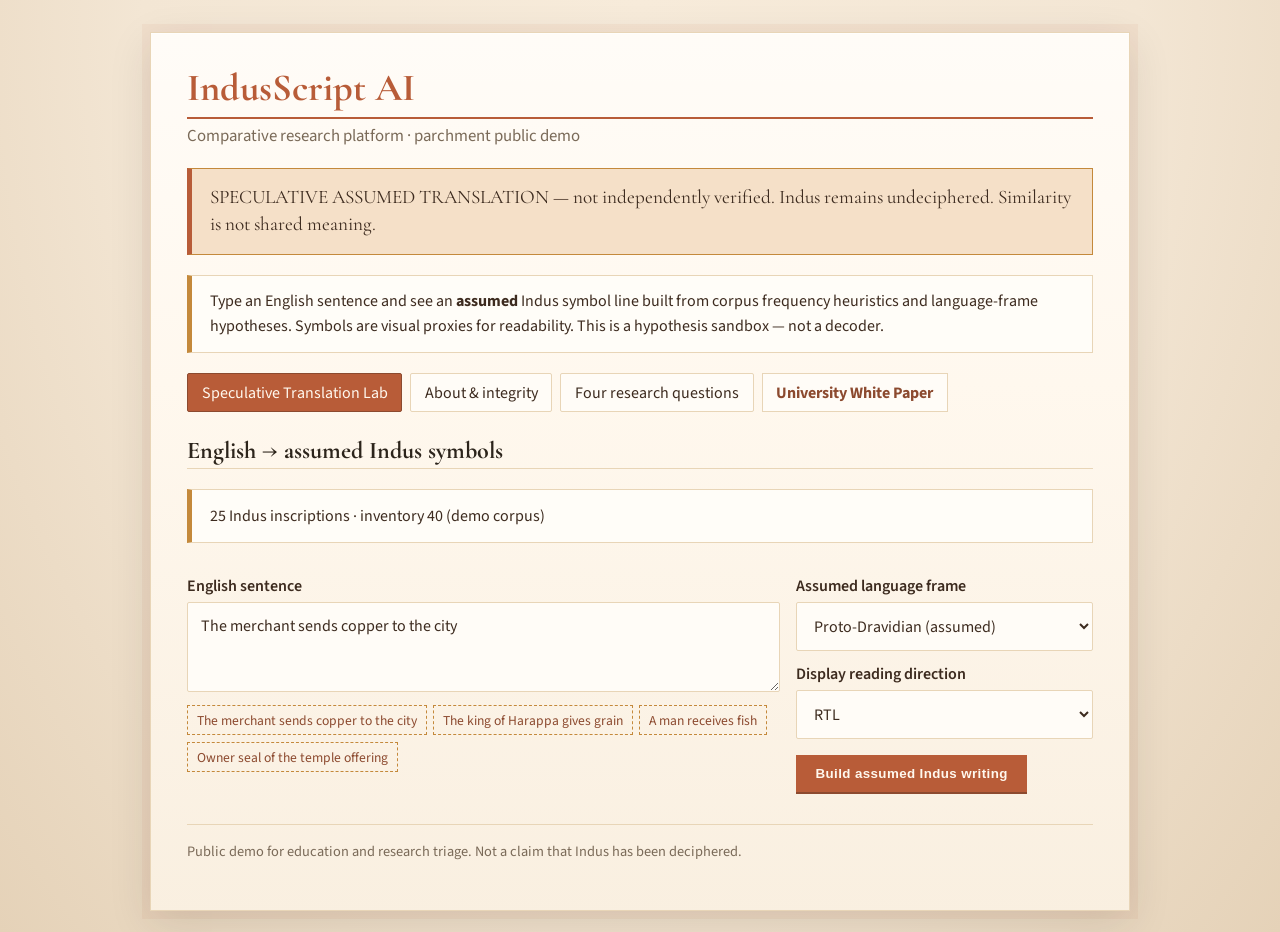
<file: docs/index.html>
<!DOCTYPE html>
<html lang="en">
<head>
  <meta charset="UTF-8" />
  <meta name="viewport" content="width=device-width, initial-scale=1" />
  <title>IndusScript AI — Speculative Translation Lab</title>
  <meta name="description" content="Interactive speculative Indus script research lab. Not a decipherment." />
  <link rel="stylesheet" href="styles.css" />
</head>
<body>
  <main class="shell">
    <header>
      <h1>IndusScript AI</h1>
      <p class="tagline">Comparative research platform · parchment public demo</p>
    </header>

    <div class="banner" id="banner">Loading…</div>
    <p class="note">
      Type an English sentence and see an <strong>assumed</strong> Indus symbol line
      built from corpus frequency heuristics and language-frame hypotheses.
      Symbols are visual proxies for readability. This is a hypothesis sandbox — not a decoder.
    </p>

    <nav class="tabs" aria-label="Sections">
      <button type="button" class="active" data-panel="lab">Speculative Translation Lab</button>
      <button type="button" data-panel="about">About &amp; integrity</button>
      <button type="button" data-panel="questions">Four research questions</button>
      <a class="tab-link" href="whitepaper/" style="font:inherit;border:1px solid var(--paper-edge);background:#FFFcf7;color:var(--clay);padding:.45rem .85rem;text-decoration:none;font-weight:700">University White Paper</a>
    </nav>

    <section id="lab" class="panel active">
      <h2>English → assumed Indus symbols</h2>
      <p id="corpus-stats" class="note" style="margin-top:0"></p>

      <div class="row">
        <div>
          <label for="sentence">English sentence</label>
          <textarea id="sentence">The merchant sends copper to the city</textarea>
          <div class="examples" id="examples" aria-label="Examples"></div>
        </div>
        <div>
          <label for="frame">Assumed language frame</label>
          <select id="frame">
            <option>Proto-Dravidian (assumed)</option>
            <option>Munda-related (assumed)</option>
            <option>Language isolate (assumed)</option>
            <option>Non-linguistic / admin marks (assumed)</option>
          </select>
          <label for="direction">Display reading direction</label>
          <select id="direction">
            <option value="RTL" selected>RTL</option>
            <option value="LTR">LTR</option>
          </select>
          <button class="primary" id="translate-btn" type="button">Build assumed Indus writing</button>
        </div>
      </div>

      <div id="result" hidden>
        <h2>Assumed translation (SPECULATIVE)</h2>
        <div class="metrics">
          <div class="metric"><span>Confidence</span><strong id="metric-conf">—</strong></div>
          <div class="metric"><span>Evidence tier</span><strong id="metric-tier">—</strong></div>
          <div class="metric"><span>Symbols assigned</span><strong id="metric-n">—</strong></div>
        </div>

        <h3>English</h3>
        <div class="english-box" id="english-out"></div>

        <h3>How it might look in Indus signs (assumed)</h3>
        <div class="glyphs" id="glyph-row"></div>
        <p class="order-line" id="order-line"></p>

        <h3>Word-by-word assumed mapping</h3>
        <div class="mapping" id="mapping"></div>

        <details open>
          <summary>Why this mapping? (proof from analysed corpora)</summary>
          <p class="note">
            Method: parse English tokens → look up speculative concept frames →
            assign unused high-frequency Indus signs weighted by preferred position →
            report comparative structural scores.
          </p>
          <table id="proof-table">
            <thead>
              <tr>
                <th>English</th>
                <th>Symbol motif</th>
                <th>Corpus rank</th>
                <th>Assumed meaning frame</th>
                <th>Reconstructed placeholder</th>
              </tr>
            </thead>
            <tbody></tbody>
          </table>
          <h3>Comparative structural similarity</h3>
          <table id="js-table">
            <thead>
              <tr>
                <th>Comparison</th>
                <th>Difference score</th>
                <th>How to read it</th>
              </tr>
            </thead>
            <tbody></tbody>
          </table>
        </details>

        <details open>
          <summary>Assumptions &amp; limitations</summary>
          <h3>Assumptions</h3>
          <ul id="assumptions"></ul>
          <h3>Limitations</h3>
          <ul id="limitations"></ul>
        </details>

        <details>
          <summary>Catalogue IDs (researchers only)</summary>
          <p id="ids-hidden" style="font-family: ui-monospace, monospace"></p>
        </details>
      </div>
    </section>

    <section id="about" class="panel">
      <h2>About</h2>
      <p class="note">
        IndusScript AI investigates the undeciphered Indus Valley writing system with
        computational linguistics, historical Meluhha/trade evidence, comparative
        statistics, and falsification controls. The full Python/Streamlit research
        platform lives in the GitHub repository. This GitHub Pages site is a public,
        interactive <em>speculative</em> demo anyone can use in the browser.
      </p>
      <p class="note">
        <strong>Integrity:</strong> Visual similarity and structural scores are not proof
        of common ancestry or shared meaning. Candidate readings are hypotheses until
        independently supported. Meluhha in Mesopotamian texts is not automatically the
        language of Indus inscriptions.
      </p>
      <p>
        Repository:
        <a id="repo-link" href="https://github.com/AmmarJamshed/indusscript-ai">github.com/AmmarJamshed/indusscript-ai</a>
      </p>
    </section>

    <section id="questions" class="panel">
      <h2>Four research questions (kept distinct)</h2>
      <ol class="note">
        <li><strong>A.</strong> Are the symbols visually similar?</li>
        <li><strong>B.</strong> Do the writing systems exhibit similar structural properties?</li>
        <li><strong>C.</strong> Is there evidence of linguistic relationships, borrowing or contact?</li>
        <li><strong>D.</strong> Can any Indus sign sequences be assigned defensible candidate meanings?</li>
      </ol>
    </section>

    <footer>
      Public demo for education and research triage. Not a claim that Indus has been deciphered.
    </footer>
  </main>
  <script src="app.js"></script>
</body>
</html>
</file>
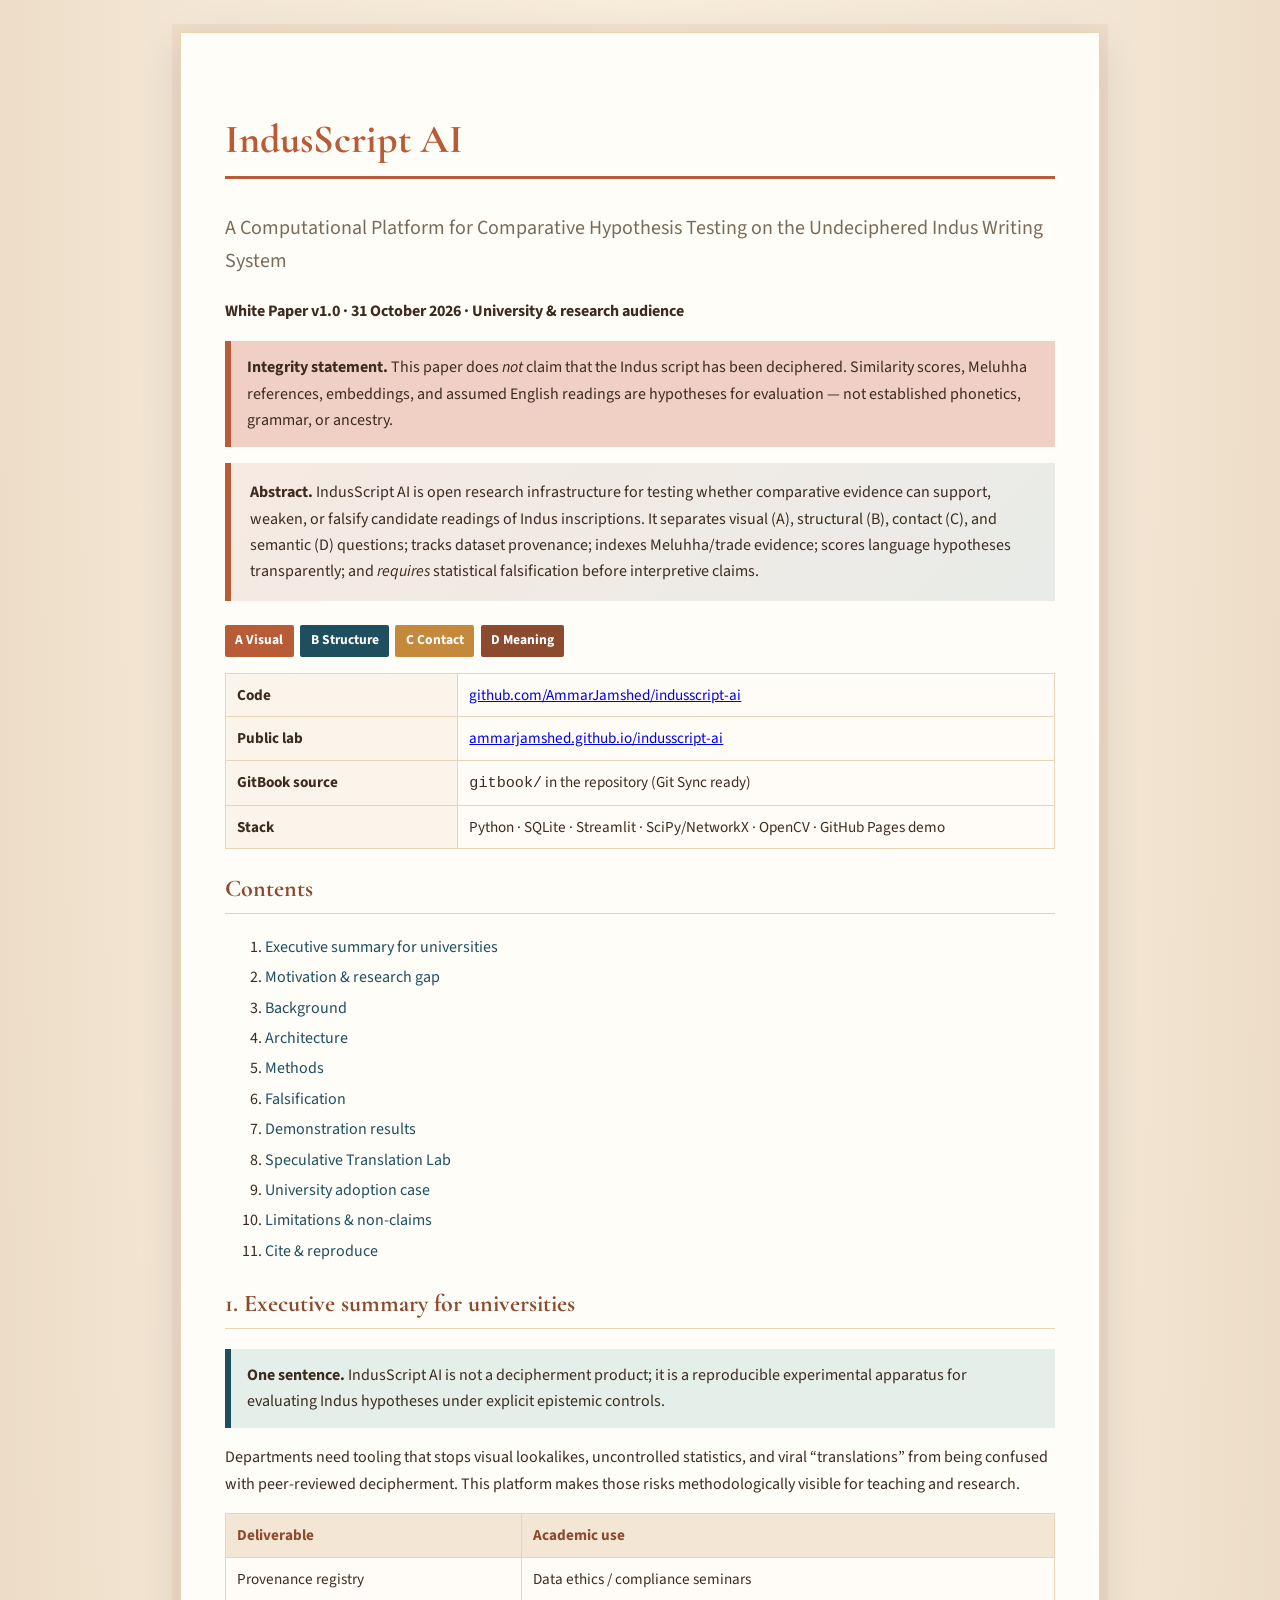
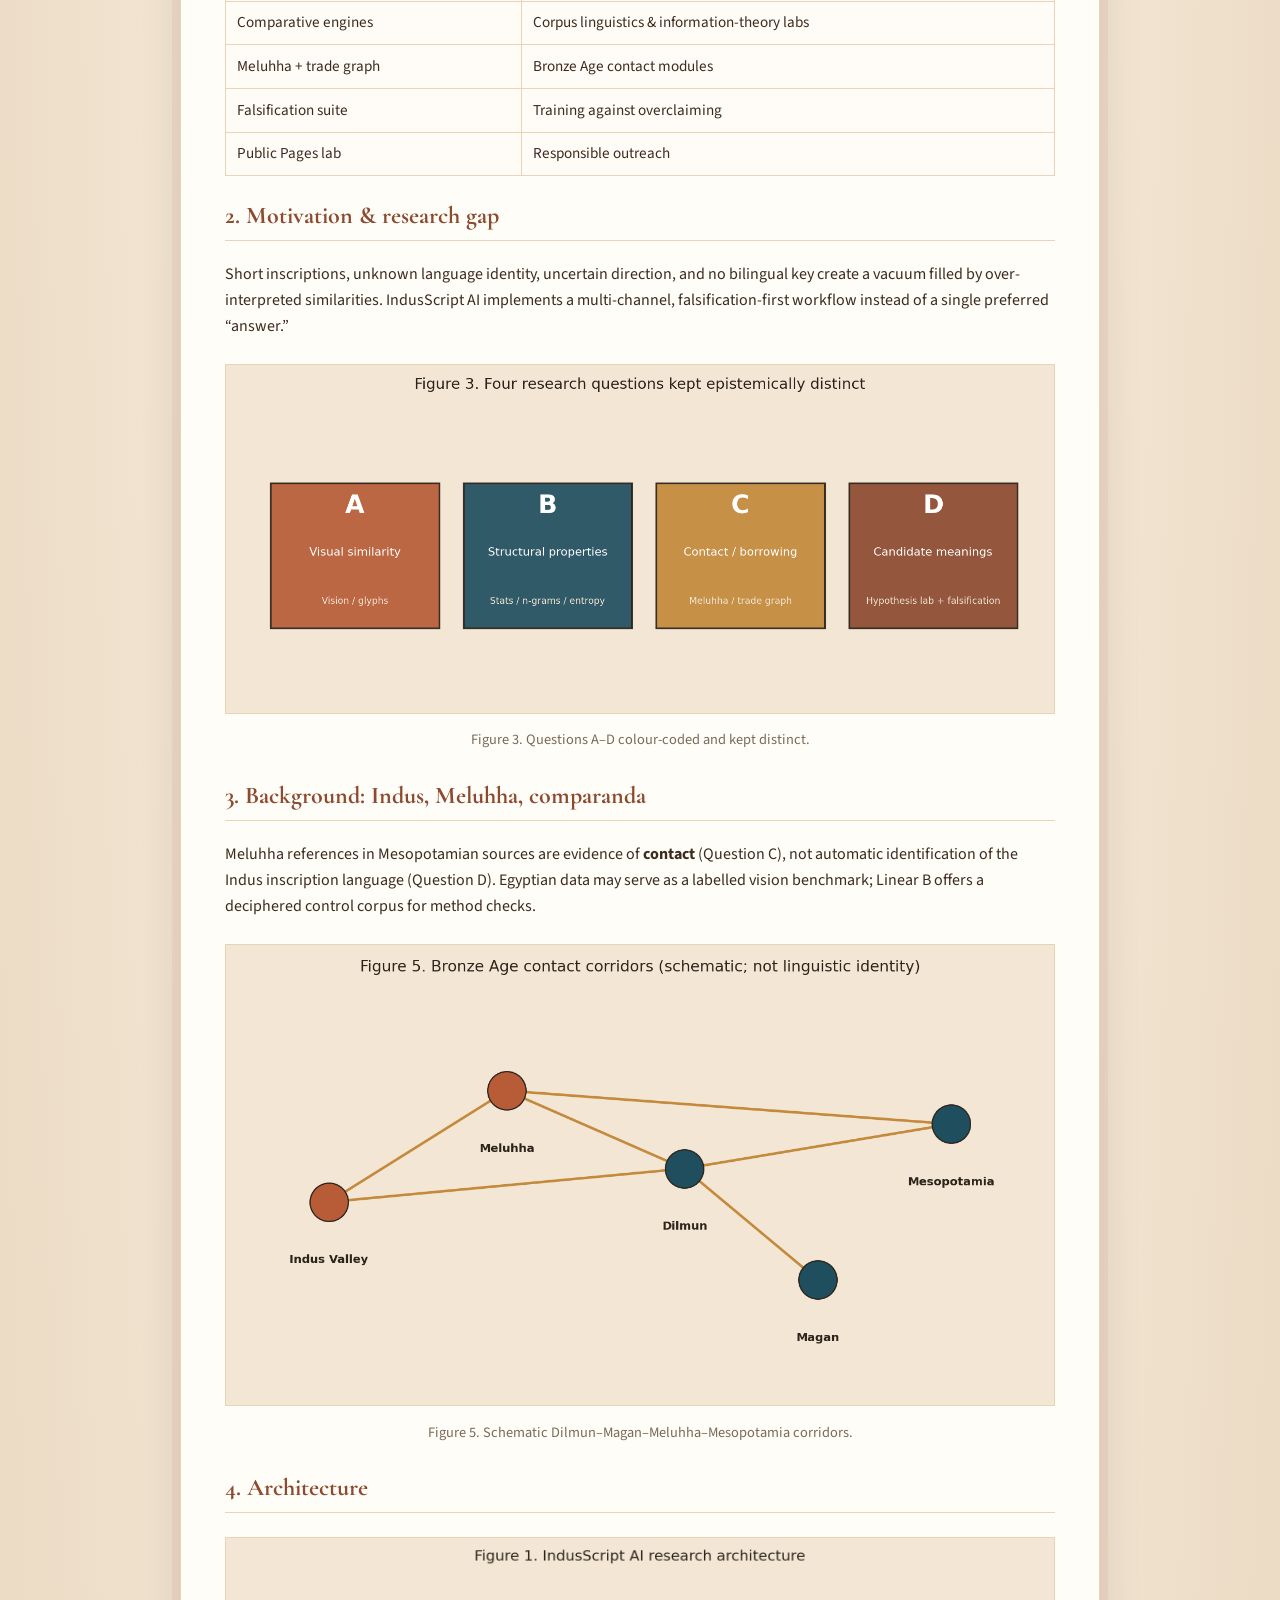
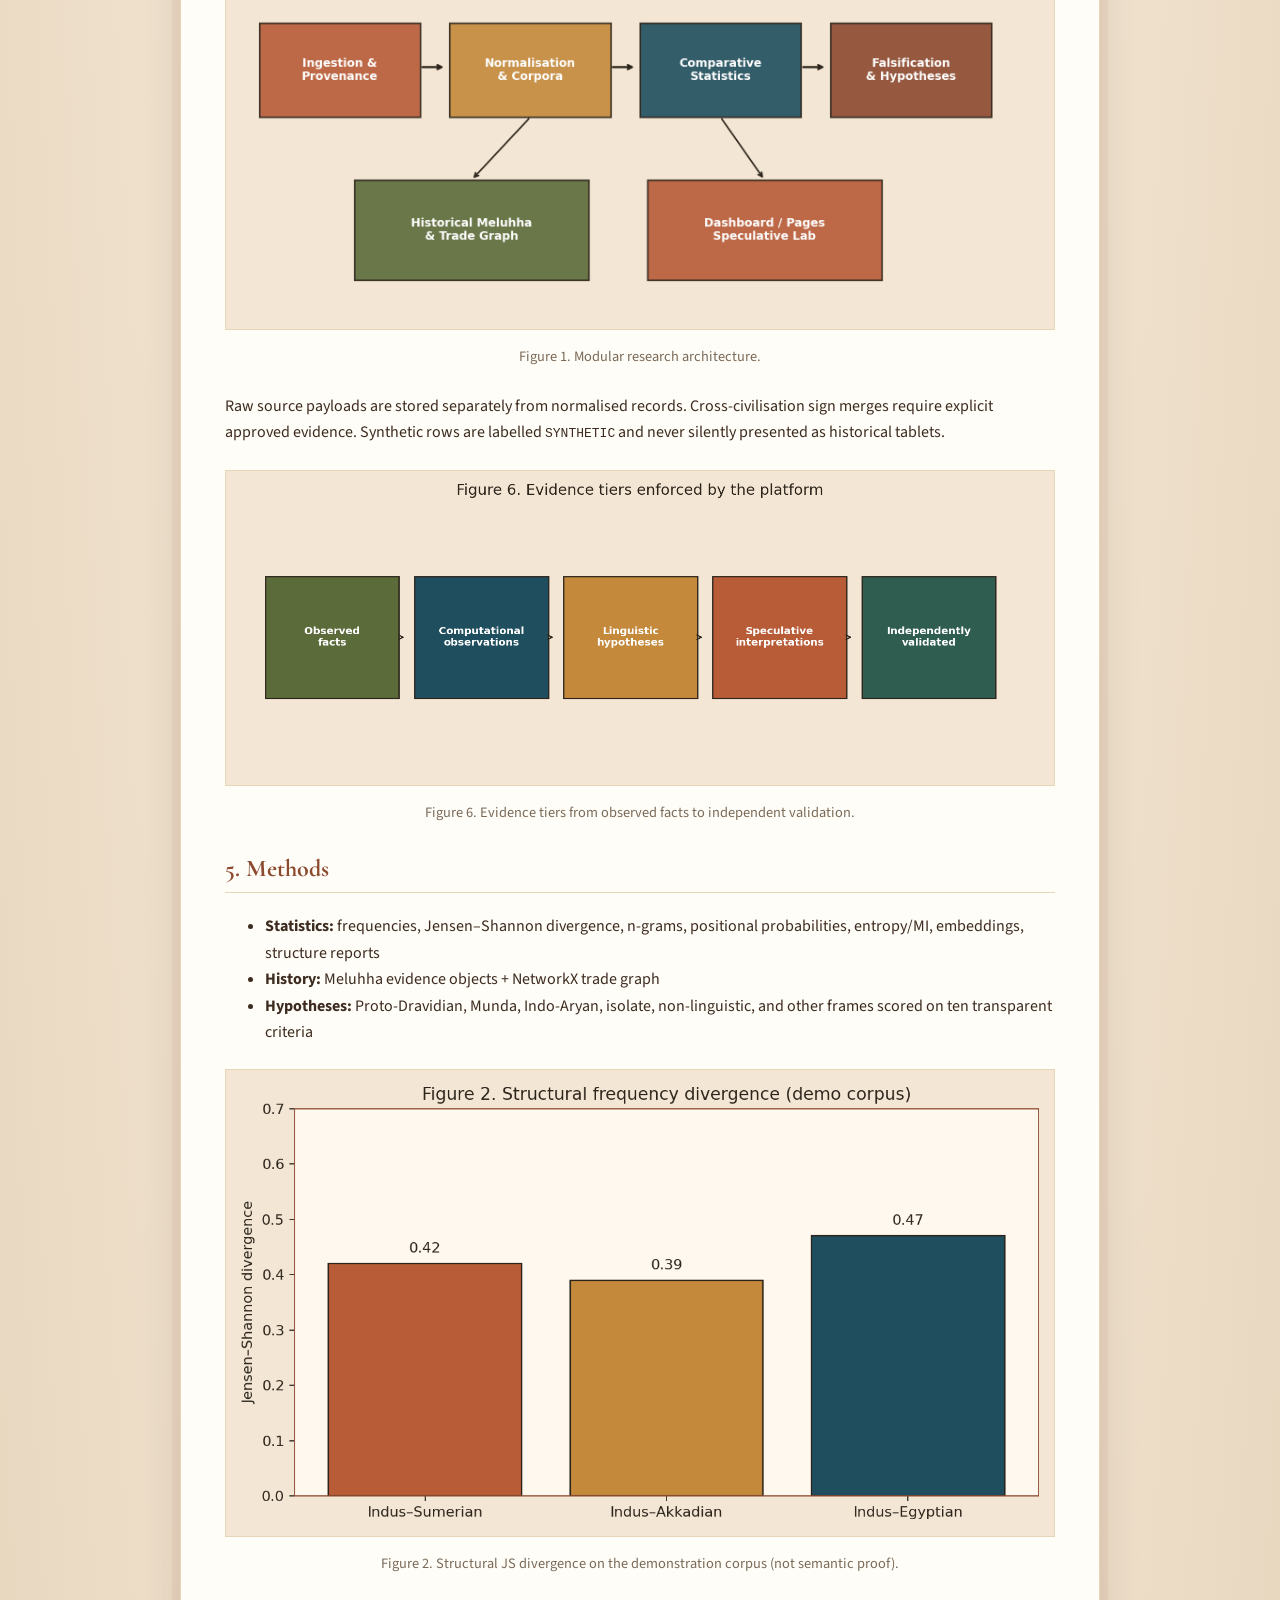
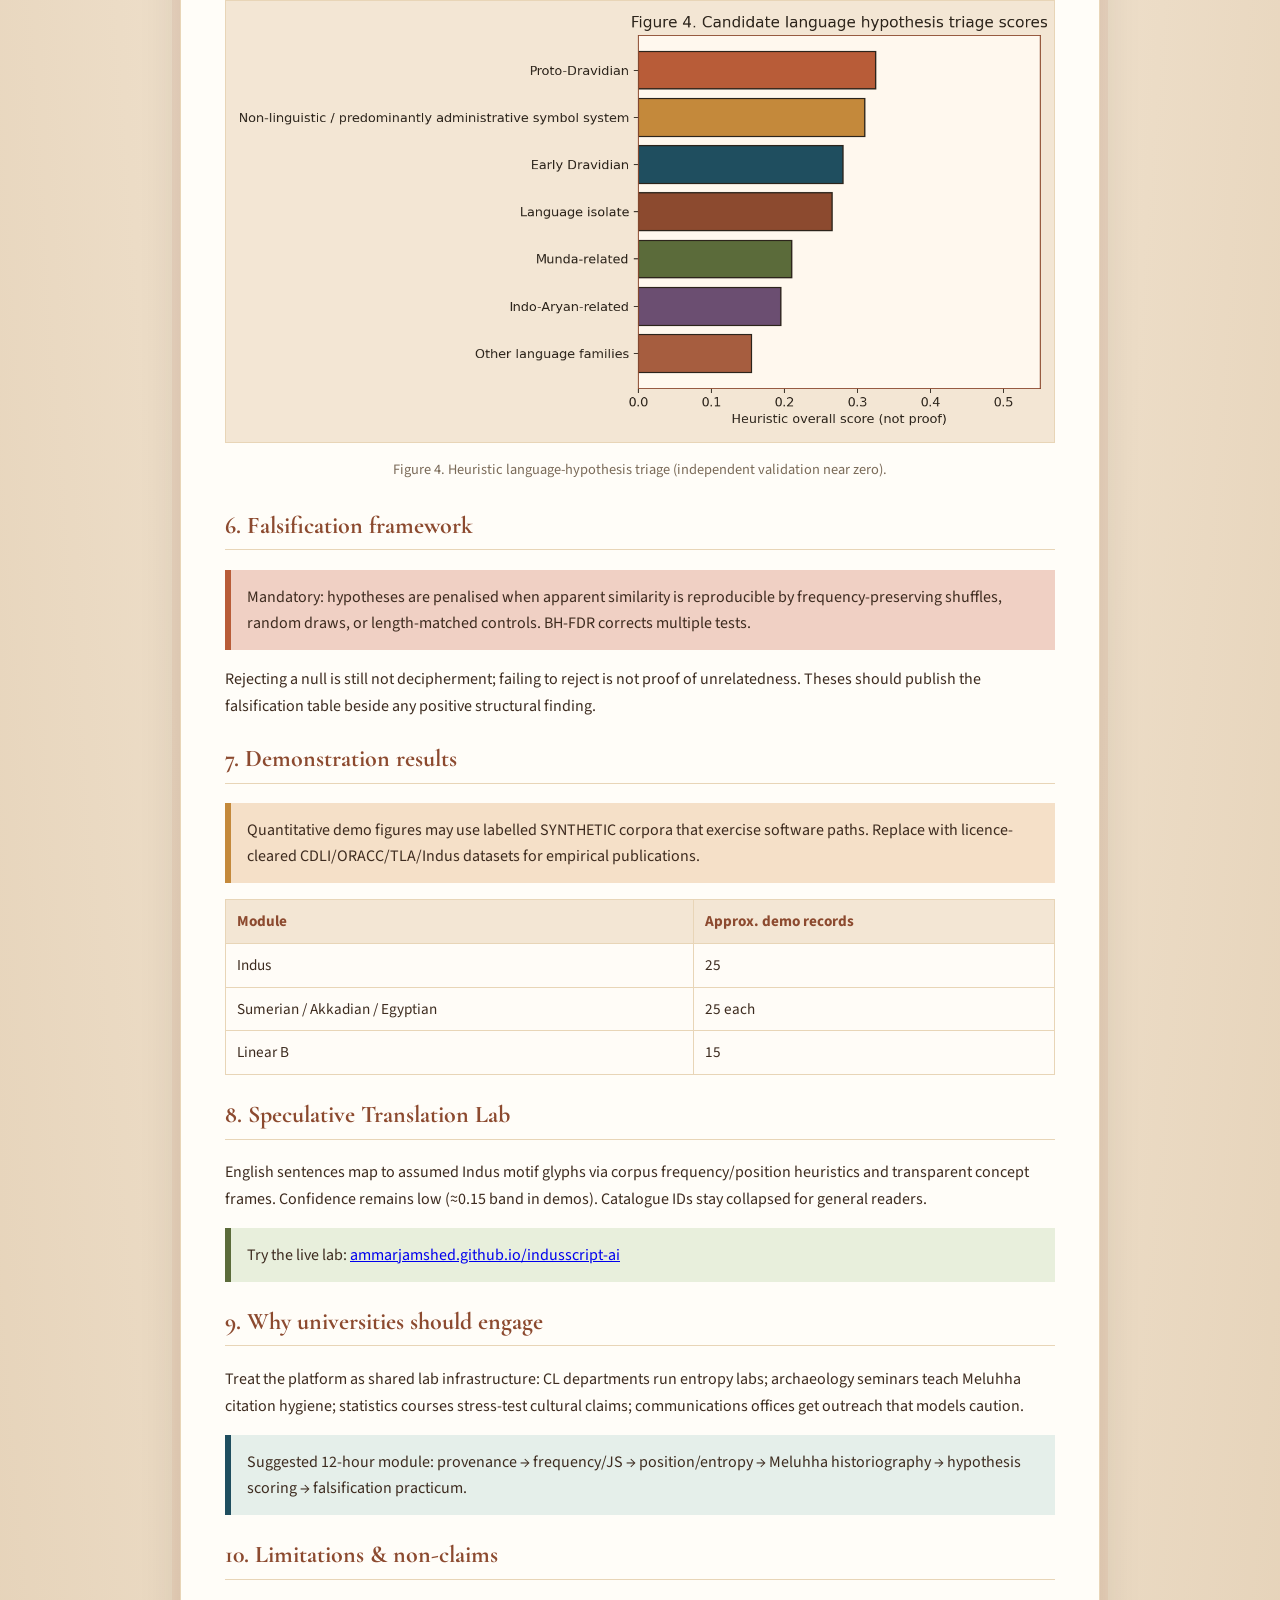
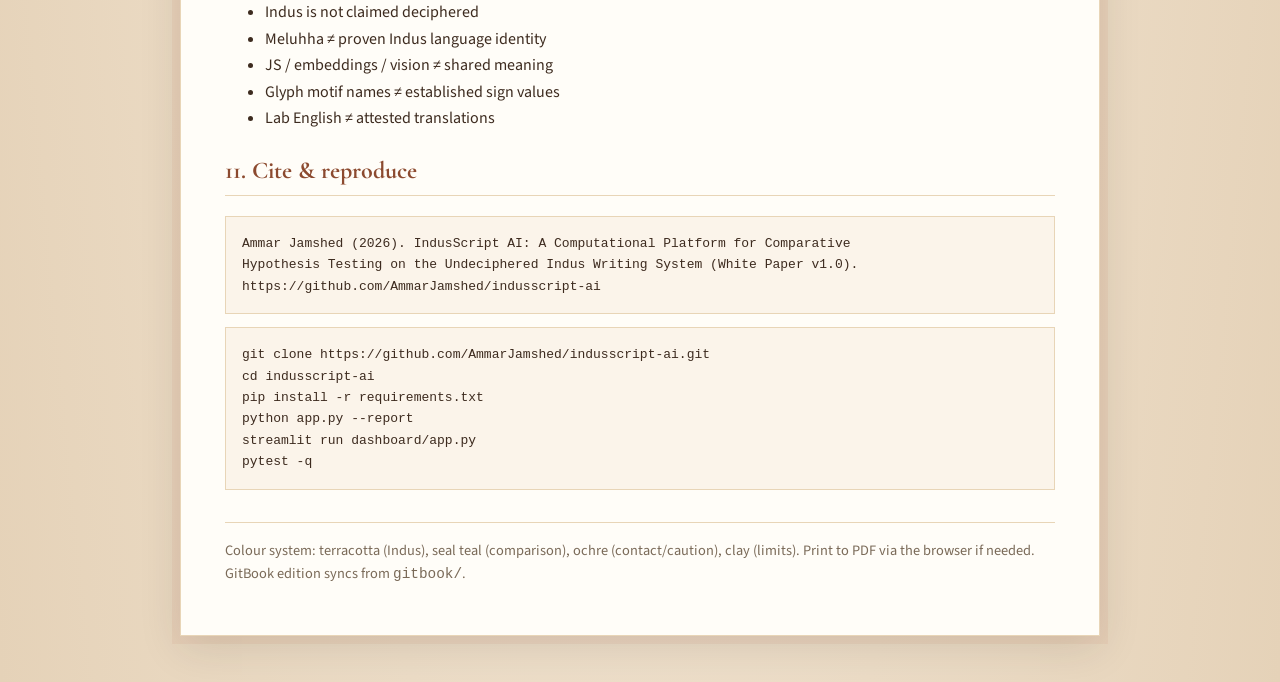
<file: docs/whitepaper/index.html>
<!DOCTYPE html>
<html lang="en">
<head>
<meta charset="utf-8"/>
<meta name="viewport" content="width=device-width, initial-scale=1"/>
<title>IndusScript AI — University White Paper</title>
<style>
@import url('https://fonts.googleapis.com/css2?family=Cormorant+Garamond:ital,wght@0,600;0,700;1,600&family=Source+Sans+3:wght@400;600;700&display=swap');
:root{
  --sand:#F3E6D4; --paper:#FFFDF8; --edge:#E8D5B7; --terr:#B85C38; --clay:#8C4A2F;
  --seal:#1F4E5F; --ochre:#C4893B; --ink:#3D2B1F; --muted:#7A6A58; --ok:#5B6B3A;
}
*{box-sizing:border-box}
body{margin:0;font-family:'Source Sans 3',system-ui,sans-serif;color:var(--ink);
background:radial-gradient(ellipse at top,#F7EBDA,#F3E6D4 50%,#E5D2B8);line-height:1.65}
.wrap{max-width:920px;margin:2rem auto 3rem;background:var(--paper);
border:1px solid var(--edge);padding:2.5rem 2.75rem 3rem;
box-shadow:0 12px 40px rgba(44,36,27,.12),0 0 0 8px rgba(184,92,56,.07)}
h1,h2,h3{font-family:'Cormorant Garamond',Georgia,serif;color:var(--clay);border-bottom:1px solid var(--edge);padding-bottom:.25rem}
h1{color:var(--terr);font-size:2.5rem;border-bottom:3px solid var(--terr)}
.hero{background:linear-gradient(135deg,rgba(184,92,56,.12),rgba(31,78,95,.1));
border-left:6px solid var(--terr);padding:1rem 1.2rem;margin:1rem 0 1.5rem}
.danger{background:#F0D0C4;border-left:6px solid var(--terr);padding:.85rem 1rem;margin:1rem 0}
.info{background:#E5EFEA;border-left:6px solid var(--seal);padding:.85rem 1rem;margin:1rem 0}
.warn{background:#F5E0C8;border-left:6px solid var(--ochre);padding:.85rem 1rem;margin:1rem 0}
.ok{background:#E8EFDC;border-left:6px solid var(--ok);padding:.85rem 1rem;margin:1rem 0}
table{width:100%;border-collapse:collapse;margin:1rem 0;font-size:.95rem;background:#FFFcf7}
th,td{border:1px solid var(--edge);padding:.55rem .7rem;text-align:left;vertical-align:top}
th{background:var(--sand);color:var(--clay)}
figure{margin:1.5rem 0;text-align:center}
figure img{max-width:100%;border:1px solid var(--edge);background:#fff}
figcaption{color:var(--muted);font-size:.9rem;margin-top:.4rem}
.meta td:first-child{font-weight:700;width:28%;background:#FBF4EA}
.chips{display:flex;flex-wrap:wrap;gap:.4rem;margin:1rem 0}
.chip{padding:.3rem .65rem;border-radius:2px;color:#fff;font-size:.85rem;font-weight:700}
.chip.a{background:var(--terr)}.chip.b{background:var(--seal)}.chip.c{background:var(--ochre)}.chip.d{background:var(--clay)}
nav.toc a{color:var(--seal);text-decoration:none}
nav.toc li{margin:.25rem 0}
footer{margin-top:2rem;padding-top:1rem;border-top:1px solid var(--edge);color:var(--muted);font-size:.9rem}
@media print{body{background:#fff}.wrap{box-shadow:none;margin:0;border:none}}
</style>
</head>
<body>
<article class="wrap">
<header>
<h1>IndusScript AI</h1>
<p style="font-size:1.25rem;color:var(--muted);margin-top:0">
A Computational Platform for Comparative Hypothesis Testing on the Undeciphered Indus Writing System
</p>
<p><strong>White Paper v1.0 · 31 October 2026 · University &amp; research audience</strong></p>
</header>

<div class="danger">
<strong>Integrity statement.</strong> This paper does <em>not</em> claim that the Indus script has been deciphered.
Similarity scores, Meluhha references, embeddings, and assumed English readings are hypotheses for evaluation —
not established phonetics, grammar, or ancestry.
</div>

<div class="hero">
<strong>Abstract.</strong> IndusScript AI is open research infrastructure for testing whether comparative evidence
can support, weaken, or falsify candidate readings of Indus inscriptions. It separates visual (A), structural (B),
contact (C), and semantic (D) questions; tracks dataset provenance; indexes Meluhha/trade evidence; scores language
hypotheses transparently; and <em>requires</em> statistical falsification before interpretive claims.
</div>

<div class="chips">
<span class="chip a">A Visual</span>
<span class="chip b">B Structure</span>
<span class="chip c">C Contact</span>
<span class="chip d">D Meaning</span>
</div>

<table class="meta">
<tr><td>Code</td><td><a href="https://github.com/AmmarJamshed/indusscript-ai">github.com/AmmarJamshed/indusscript-ai</a></td></tr>
<tr><td>Public lab</td><td><a href="https://ammarjamshed.github.io/indusscript-ai/">ammarjamshed.github.io/indusscript-ai</a></td></tr>
<tr><td>GitBook source</td><td><code>gitbook/</code> in the repository (Git Sync ready)</td></tr>
<tr><td>Stack</td><td>Python · SQLite · Streamlit · SciPy/NetworkX · OpenCV · GitHub Pages demo</td></tr>
</table>

<nav class="toc">
<h2>Contents</h2>
<ol>
<li><a href="#exec">Executive summary for universities</a></li>
<li><a href="#gap">Motivation &amp; research gap</a></li>
<li><a href="#bg">Background</a></li>
<li><a href="#arch">Architecture</a></li>
<li><a href="#methods">Methods</a></li>
<li><a href="#fals">Falsification</a></li>
<li><a href="#results">Demonstration results</a></li>
<li><a href="#lab">Speculative Translation Lab</a></li>
<li><a href="#uni">University adoption case</a></li>
<li><a href="#lim">Limitations &amp; non-claims</a></li>
<li><a href="#cite">Cite &amp; reproduce</a></li>
</ol>
</nav>

<h2 id="exec">1. Executive summary for universities</h2>
<div class="info">
<strong>One sentence.</strong> IndusScript AI is not a decipherment product; it is a reproducible experimental apparatus
for evaluating Indus hypotheses under explicit epistemic controls.
</div>
<p>Departments need tooling that stops visual lookalikes, uncontrolled statistics, and viral “translations” from being
confused with peer-reviewed decipherment. This platform makes those risks methodologically visible for teaching and research.</p>
<table>
<tr><th>Deliverable</th><th>Academic use</th></tr>
<tr><td>Provenance registry</td><td>Data ethics / compliance seminars</td></tr>
<tr><td>Comparative engines</td><td>Corpus linguistics &amp; information-theory labs</td></tr>
<tr><td>Meluhha + trade graph</td><td>Bronze Age contact modules</td></tr>
<tr><td>Falsification suite</td><td>Training against overclaiming</td></tr>
<tr><td>Public Pages lab</td><td>Responsible outreach</td></tr>
</table>

<h2 id="gap">2. Motivation &amp; research gap</h2>
<p>Short inscriptions, unknown language identity, uncertain direction, and no bilingual key create a vacuum filled by
over-interpreted similarities. IndusScript AI implements a multi-channel, falsification-first workflow instead of a
single preferred “answer.”</p>
<figure><img src="figures/fig3_questions.png" alt="Figure 3. Questions A–D colour-coded and kept distinct."/><figcaption>Figure 3. Questions A–D colour-coded and kept distinct.</figcaption></figure>

<h2 id="bg">3. Background: Indus, Meluhha, comparanda</h2>
<p>Meluhha references in Mesopotamian sources are evidence of <strong>contact</strong> (Question C), not automatic
identification of the Indus inscription language (Question D). Egyptian data may serve as a labelled vision benchmark;
Linear B offers a deciphered control corpus for method checks.</p>
<figure><img src="figures/fig5_trade.png" alt="Figure 5. Schematic Dilmun–Magan–Meluhha–Mesopotamia corridors."/><figcaption>Figure 5. Schematic Dilmun–Magan–Meluhha–Mesopotamia corridors.</figcaption></figure>

<h2 id="arch">4. Architecture</h2>
<figure><img src="figures/fig1_architecture.png" alt="Figure 1. Modular research architecture."/><figcaption>Figure 1. Modular research architecture.</figcaption></figure>
<p>Raw source payloads are stored separately from normalised records. Cross-civilisation sign merges require explicit
approved evidence. Synthetic rows are labelled <code>SYNTHETIC</code> and never silently presented as historical tablets.</p>
<figure><img src="figures/fig6_tiers.png" alt="Figure 6. Evidence tiers from observed facts to independent validation."/><figcaption>Figure 6. Evidence tiers from observed facts to independent validation.</figcaption></figure>

<h2 id="methods">5. Methods</h2>
<ul>
<li><strong>Statistics:</strong> frequencies, Jensen–Shannon divergence, n-grams, positional probabilities, entropy/MI, embeddings, structure reports</li>
<li><strong>History:</strong> Meluhha evidence objects + NetworkX trade graph</li>
<li><strong>Hypotheses:</strong> Proto-Dravidian, Munda, Indo-Aryan, isolate, non-linguistic, and other frames scored on ten transparent criteria</li>
</ul>
<figure><img src="figures/fig2_js_divergence.png" alt="Figure 2. Structural JS divergence on the demonstration corpus (not semantic proof)."/><figcaption>Figure 2. Structural JS divergence on the demonstration corpus (not semantic proof).</figcaption></figure>
<figure><img src="figures/fig4_hypotheses.png" alt="Figure 4. Heuristic language-hypothesis triage (independent validation near zero)."/><figcaption>Figure 4. Heuristic language-hypothesis triage (independent validation near zero).</figcaption></figure>

<h2 id="fals">6. Falsification framework</h2>
<div class="danger">Mandatory: hypotheses are penalised when apparent similarity is reproducible by frequency-preserving shuffles, random draws, or length-matched controls. BH-FDR corrects multiple tests.</div>
<p>Rejecting a null is still not decipherment; failing to reject is not proof of unrelatedness. Theses should publish the falsification table beside any positive structural finding.</p>

<h2 id="results">7. Demonstration results</h2>
<div class="warn">Quantitative demo figures may use labelled SYNTHETIC corpora that exercise software paths. Replace with licence-cleared CDLI/ORACC/TLA/Indus datasets for empirical publications.</div>
<table>
<tr><th>Module</th><th>Approx. demo records</th></tr>
<tr><td>Indus</td><td>25</td></tr>
<tr><td>Sumerian / Akkadian / Egyptian</td><td>25 each</td></tr>
<tr><td>Linear B</td><td>15</td></tr>
</table>

<h2 id="lab">8. Speculative Translation Lab</h2>
<p>English sentences map to assumed Indus motif glyphs via corpus frequency/position heuristics and transparent concept frames.
Confidence remains low (≈0.15 band in demos). Catalogue IDs stay collapsed for general readers.</p>
<div class="ok">Try the live lab: <a href="https://ammarjamshed.github.io/indusscript-ai/">ammarjamshed.github.io/indusscript-ai</a></div>

<h2 id="uni">9. Why universities should engage</h2>
<p>Treat the platform as shared lab infrastructure: CL departments run entropy labs; archaeology seminars teach Meluhha
citation hygiene; statistics courses stress-test cultural claims; communications offices get outreach that models caution.</p>
<div class="info">Suggested 12-hour module: provenance → frequency/JS → position/entropy → Meluhha historiography → hypothesis scoring → falsification practicum.</div>

<h2 id="lim">10. Limitations &amp; non-claims</h2>
<ul>
<li>Indus is not claimed deciphered</li>
<li>Meluhha ≠ proven Indus language identity</li>
<li>JS / embeddings / vision ≠ shared meaning</li>
<li>Glyph motif names ≠ established sign values</li>
<li>Lab English ≠ attested translations</li>
</ul>

<h2 id="cite">11. Cite &amp; reproduce</h2>
<pre style="background:#FBF4EA;border:1px solid var(--edge);padding:1rem;overflow:auto">Ammar Jamshed (2026). IndusScript AI: A Computational Platform for Comparative
Hypothesis Testing on the Undeciphered Indus Writing System (White Paper v1.0).
https://github.com/AmmarJamshed/indusscript-ai</pre>
<pre style="background:#FBF4EA;border:1px solid var(--edge);padding:1rem;overflow:auto">git clone https://github.com/AmmarJamshed/indusscript-ai.git
cd indusscript-ai
pip install -r requirements.txt
python app.py --report
streamlit run dashboard/app.py
pytest -q</pre>

<footer>
Colour system: terracotta (Indus), seal teal (comparison), ochre (contact/caution), clay (limits).
Print to PDF via the browser if needed. GitBook edition syncs from <code>gitbook/</code>.
</footer>
</article>
</body>
</html>
</file>
<file: docs/styles.css>
@import url('https://fonts.googleapis.com/css2?family=Cormorant+Garamond:ital,wght@0,500;0,700;1,500&family=Source+Sans+3:wght@400;600&display=swap');

:root {
  --sand: #F3E6D4;
  --paper: #FFF8EE;
  --paper-edge: #E8D5B7;
  --terracotta: #B85C38;
  --clay: #8C4A2F;
  --charcoal: #2C241B;
  --ink: #3D2B1F;
  --seal: #1F4E5F;
  --ochre: #C4893B;
  --muted: #7A6A58;
  --warn: #F5E0C8;
}

* { box-sizing: border-box; }
html { scroll-behavior: smooth; }
body {
  margin: 0;
  min-height: 100vh;
  font-family: 'Source Sans 3', system-ui, sans-serif;
  color: var(--ink);
  background:
    radial-gradient(ellipse at top, #F7EBDA 0%, var(--sand) 55%, #E5D2B8 100%);
}

.shell {
  max-width: 980px;
  margin: 2rem auto 3rem;
  padding: 2rem 2.25rem 3rem;
  background: var(--paper);
  background-image: linear-gradient(180deg, rgba(255,255,255,.55), rgba(255,248,238,.2) 40%, rgba(232,213,183,.25));
  border: 1px solid var(--paper-edge);
  box-shadow:
    0 1px 0 rgba(255,255,255,.7) inset,
    0 12px 40px rgba(44,36,27,.12),
    0 0 0 8px rgba(184,92,56,.06);
}

header h1 {
  font-family: 'Cormorant Garamond', Georgia, serif;
  color: var(--terracotta);
  font-size: 2.4rem;
  margin: 0 0 .35rem;
  border-bottom: 2px solid var(--terracotta);
  padding-bottom: .35rem;
}
header .tagline {
  color: var(--muted);
  margin: 0 0 1.25rem;
  font-size: 1.05rem;
}

.banner {
  background: var(--warn);
  border: 1px solid var(--ochre);
  border-left: 5px solid var(--terracotta);
  padding: .9rem 1.15rem;
  margin: 0 0 1.25rem;
  font-family: 'Cormorant Garamond', Georgia, serif;
  font-size: 1.2rem;
  line-height: 1.45;
}
.note {
  background: #FFFDF8;
  border: 1px solid var(--paper-edge);
  border-left: 5px solid var(--ochre);
  padding: .85rem 1.1rem;
  margin: 0 0 1.25rem;
  line-height: 1.55;
}

nav.tabs {
  display: flex;
  flex-wrap: wrap;
  gap: .5rem;
  margin-bottom: 1.5rem;
}
nav.tabs button {
  font: inherit;
  border: 1px solid var(--paper-edge);
  background: #FFFcf7;
  color: var(--ink);
  padding: .45rem .85rem;
  cursor: pointer;
  border-radius: 2px;
}
nav.tabs button.active {
  background: var(--terracotta);
  color: #FFF8EE;
  border-color: var(--clay);
}

.panel { display: none; }
.panel.active { display: block; }

h2, h3 {
  font-family: 'Cormorant Garamond', Georgia, serif;
  color: var(--charcoal);
  border-bottom: 1px solid var(--paper-edge);
  padding-bottom: .2rem;
}

label { display: block; font-weight: 600; margin: .75rem 0 .35rem; }
textarea, select, input[type=text] {
  width: 100%;
  font: inherit;
  padding: .7rem .8rem;
  border: 1px solid var(--paper-edge);
  background: #FFFcf7;
  color: var(--ink);
  border-radius: 2px;
}
textarea { min-height: 90px; resize: vertical; }

.row { display: grid; grid-template-columns: 2fr 1fr; gap: 1rem; }
@media (max-width: 720px) { .row { grid-template-columns: 1fr; } }

button.primary {
  margin-top: 1rem;
  background: var(--terracotta);
  color: #FFF8EE;
  border: none;
  padding: .7rem 1.2rem;
  font-weight: 600;
  letter-spacing: .03em;
  cursor: pointer;
  box-shadow: 0 2px 0 var(--clay);
}
button.primary:hover { background: var(--clay); }

.metrics {
  display: grid;
  grid-template-columns: repeat(3, 1fr);
  gap: .75rem;
  margin: 1rem 0;
}
.metric {
  background: #FFFDF8;
  border: 1px solid var(--paper-edge);
  border-top: 3px solid var(--terracotta);
  padding: .7rem .9rem;
}
.metric span { display: block; color: var(--muted); font-size: .85rem; }
.metric strong {
  font-family: 'Cormorant Garamond', Georgia, serif;
  font-size: 1.5rem;
  color: var(--clay);
}

.english-box {
  background: #E5EFEA;
  border-left: 4px solid var(--seal);
  padding: .85rem 1rem;
  margin: .75rem 0 1rem;
  font-size: 1.1rem;
}

.glyphs {
  display: flex;
  flex-wrap: wrap;
  gap: .75rem;
  justify-content: flex-start;
  margin: 1rem 0;
}
.glyph-card {
  width: 110px;
  text-align: center;
  background: #FFFDF8;
  border: 1px solid var(--paper-edge);
  padding: .5rem;
}
.glyph-card img {
  width: 100%;
  height: auto;
  image-rendering: auto;
  background: #fff;
}
.glyph-card .motif {
  margin-top: .35rem;
  font-size: .82rem;
  font-weight: 600;
}

.mapping {
  display: grid;
  grid-template-columns: repeat(auto-fill, minmax(140px, 1fr));
  gap: .75rem;
  margin: 1rem 0;
}
.mapping .card {
  border: 1px solid var(--paper-edge);
  background: #FFFDF8;
  padding: .6rem;
  text-align: center;
}
.mapping img { width: 90px; height: 90px; object-fit: contain; }
.mapping .en { font-weight: 700; margin-top: .35rem; }
.mapping .frame { font-size: .78rem; color: var(--muted); }

table {
  width: 100%;
  border-collapse: collapse;
  font-size: .92rem;
  background: #FFFcf7;
}
th, td {
  border: 1px solid var(--paper-edge);
  padding: .55rem .65rem;
  text-align: left;
  vertical-align: top;
}
th { background: #F3E6D4; color: var(--charcoal); }

details {
  margin: 1rem 0;
  border: 1px solid var(--paper-edge);
  background: #FFFDF8;
  padding: .5rem .85rem;
}
summary { cursor: pointer; font-weight: 600; color: var(--clay); }

footer {
  margin-top: 2rem;
  padding-top: 1rem;
  border-top: 1px solid var(--paper-edge);
  color: var(--muted);
  font-size: .9rem;
}
.examples { display: flex; flex-wrap: wrap; gap: .4rem; margin: .4rem 0 0; }
.examples button {
  font: inherit;
  font-size: .85rem;
  border: 1px dashed var(--ochre);
  background: transparent;
  color: var(--clay);
  padding: .3rem .55rem;
  cursor: pointer;
}
.order-line { color: var(--seal); font-weight: 600; margin: .5rem 0 1rem; }
</file>
